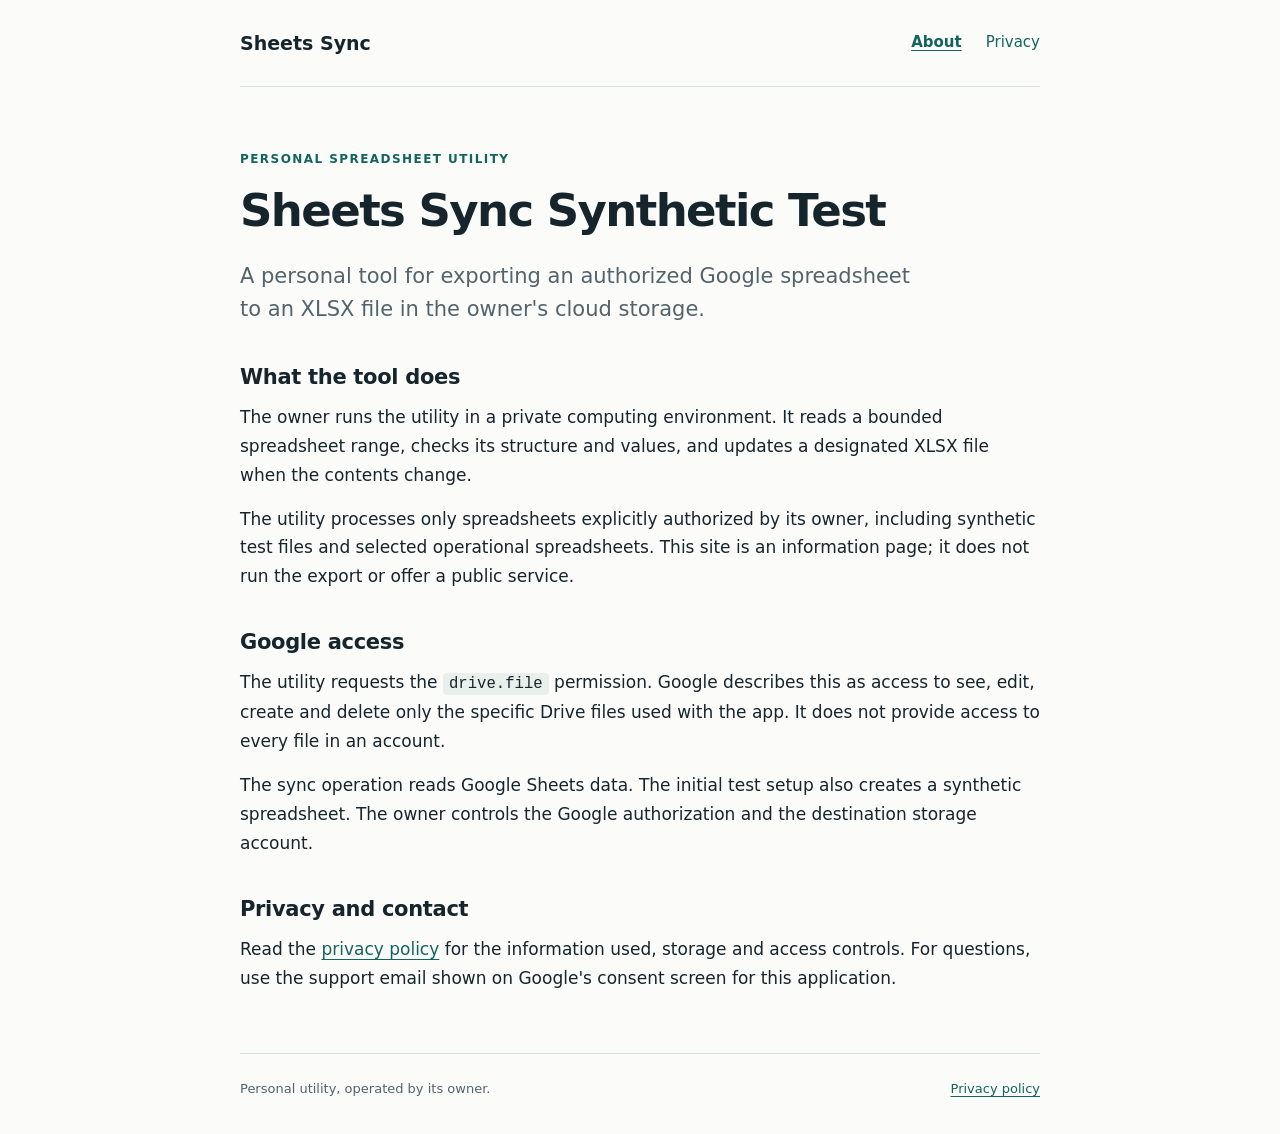
<file: index.html>
<!doctype html>
<html lang="en">
<head>
  <meta charset="utf-8">
  <meta name="viewport" content="width=device-width, initial-scale=1">
  <meta name="robots" content="noindex, nofollow">
  <meta name="description" content="Information about a personal Google Sheets export utility.">
  <title>Sheets Sync Synthetic Test</title>
  <link rel="stylesheet" href="styles.css">
</head>
<body>
  <header class="site-header"><a class="wordmark" href="index.html">Sheets Sync</a><nav aria-label="Main navigation"><a aria-current="page" href="index.html">About</a><a href="privacy.html">Privacy</a></nav></header>
  <main>
    <p class="eyebrow">Personal spreadsheet utility</p>
    <h1>Sheets Sync Synthetic Test</h1>
    <p class="lead">A personal tool for exporting an authorized Google spreadsheet to an XLSX file in the owner's cloud storage.</p>
    <section aria-labelledby="purpose"><h2 id="purpose">What the tool does</h2><p>The owner runs the utility in a private computing environment. It reads a bounded spreadsheet range, checks its structure and values, and updates a designated XLSX file when the contents change.</p><p>The utility processes only spreadsheets explicitly authorized by its owner, including synthetic test files and selected operational spreadsheets. This site is an information page; it does not run the export or offer a public service.</p></section>
    <section aria-labelledby="access"><h2 id="access">Google access</h2><p>The utility requests the <code>drive.file</code> permission. Google describes this as access to see, edit, create and delete only the specific Drive files used with the app. It does not provide access to every file in an account.</p><p>The sync operation reads Google Sheets data. The initial test setup also creates a synthetic spreadsheet. The owner controls the Google authorization and the destination storage account.</p></section>
    <section aria-labelledby="contact"><h2 id="contact">Privacy and contact</h2><p>Read the <a href="privacy.html">privacy policy</a> for the information used, storage and access controls. For questions, use the support email shown on Google's consent screen for this application.</p></section>
  </main>
  <footer><span>Personal utility, operated by its owner.</span><a href="privacy.html">Privacy policy</a></footer>
</body>
</html>
</file>
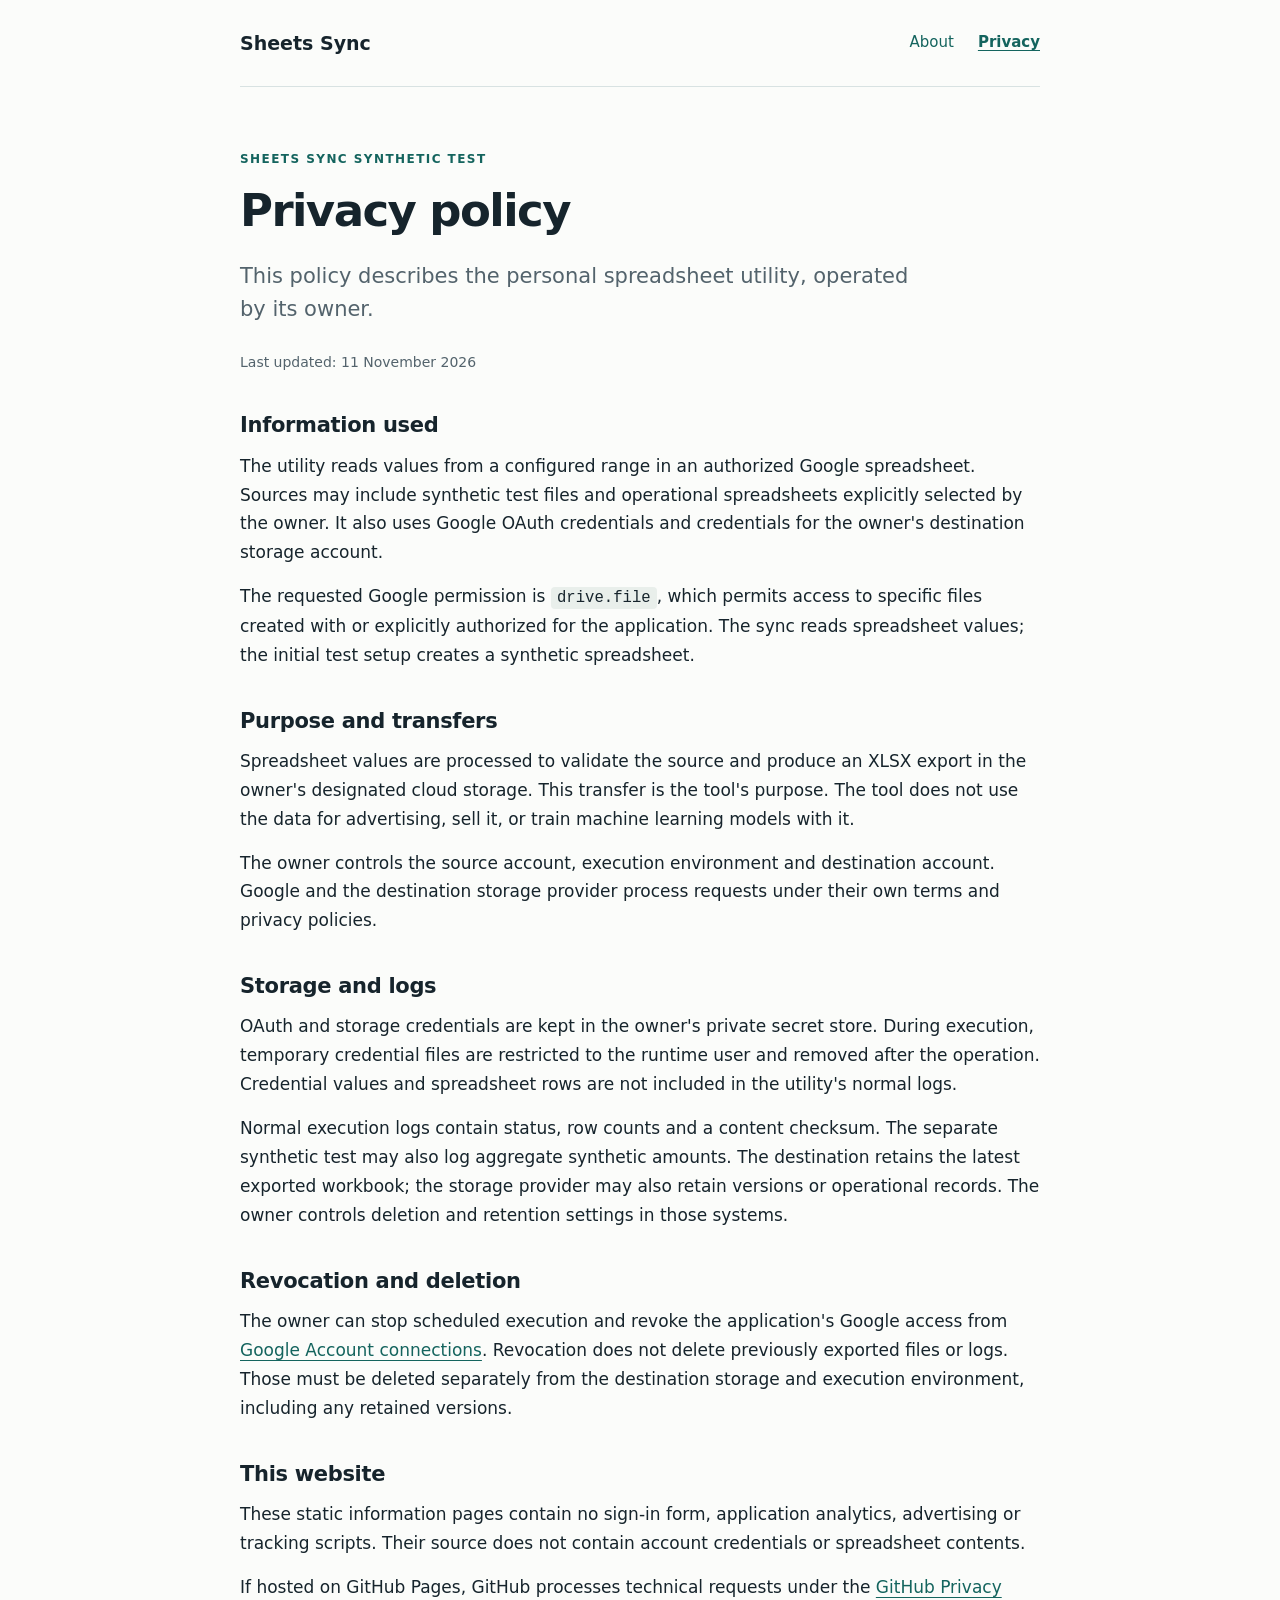
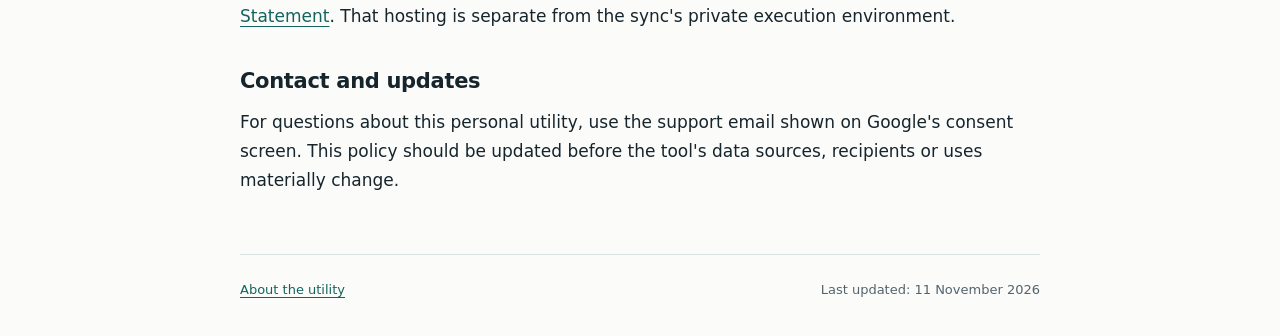
<file: privacy.html>
<!doctype html>
<html lang="en">
<head>
  <meta charset="utf-8">
  <meta name="viewport" content="width=device-width, initial-scale=1">
  <meta name="robots" content="noindex, nofollow">
  <meta name="description" content="Data practices for the Sheets Sync Synthetic Test personal utility.">
  <title>Privacy · Sheets Sync Synthetic Test</title>
  <link rel="stylesheet" href="styles.css">
</head>
<body>
  <header class="site-header"><a class="wordmark" href="index.html">Sheets Sync</a><nav aria-label="Main navigation"><a href="index.html">About</a><a aria-current="page" href="privacy.html">Privacy</a></nav></header>
  <main>
    <p class="eyebrow">Sheets Sync Synthetic Test</p>
    <h1>Privacy policy</h1>
    <p class="lead">This policy describes the personal spreadsheet utility, operated by its owner.</p>
    <p class="date">Last updated: 11 November 2026</p>
    <section aria-labelledby="information"><h2 id="information">Information used</h2><p>The utility reads values from a configured range in an authorized Google spreadsheet. Sources may include synthetic test files and operational spreadsheets explicitly selected by the owner. It also uses Google OAuth credentials and credentials for the owner's destination storage account.</p><p>The requested Google permission is <code>drive.file</code>, which permits access to specific files created with or explicitly authorized for the application. The sync reads spreadsheet values; the initial test setup creates a synthetic spreadsheet.</p></section>
    <section aria-labelledby="use"><h2 id="use">Purpose and transfers</h2><p>Spreadsheet values are processed to validate the source and produce an XLSX export in the owner's designated cloud storage. This transfer is the tool's purpose. The tool does not use the data for advertising, sell it, or train machine learning models with it.</p><p>The owner controls the source account, execution environment and destination account. Google and the destination storage provider process requests under their own terms and privacy policies.</p></section>
    <section aria-labelledby="storage"><h2 id="storage">Storage and logs</h2><p>OAuth and storage credentials are kept in the owner's private secret store. During execution, temporary credential files are restricted to the runtime user and removed after the operation. Credential values and spreadsheet rows are not included in the utility's normal logs.</p><p>Normal execution logs contain status, row counts and a content checksum. The separate synthetic test may also log aggregate synthetic amounts. The destination retains the latest exported workbook; the storage provider may also retain versions or operational records. The owner controls deletion and retention settings in those systems.</p></section>
    <section aria-labelledby="control"><h2 id="control">Revocation and deletion</h2><p>The owner can stop scheduled execution and revoke the application's Google access from <a href="https://myaccount.google.com/connections">Google Account connections</a>. Revocation does not delete previously exported files or logs. Those must be deleted separately from the destination storage and execution environment, including any retained versions.</p></section>
    <section aria-labelledby="website"><h2 id="website">This website</h2><p>These static information pages contain no sign-in form, application analytics, advertising or tracking scripts. Their source does not contain account credentials or spreadsheet contents.</p><p>If hosted on GitHub Pages, GitHub processes technical requests under the <a href="https://docs.github.com/en/site-policy/privacy-policies/github-privacy-statement">GitHub Privacy Statement</a>. That hosting is separate from the sync's private execution environment.</p></section>
    <section aria-labelledby="contact"><h2 id="contact">Contact and updates</h2><p>For questions about this personal utility, use the support email shown on Google's consent screen. This policy should be updated before the tool's data sources, recipients or uses materially change.</p></section>
  </main>
  <footer><a href="index.html">About the utility</a><span>Last updated: 11 November 2026</span></footer>
</body>
</html>
</file>
<file: styles.css>
:root{color-scheme:light;--ink:#16242c;--muted:#53636c;--line:#d8e2e2;--accent:#14645e;--paper:#fbfcfa}
*{box-sizing:border-box}body{margin:0;background:var(--paper);color:var(--ink);font:17px/1.7 system-ui,-apple-system,BlinkMacSystemFont,"Segoe UI",sans-serif}a{color:var(--accent);text-underline-offset:.22em}a:hover{text-decoration-thickness:2px}a:focus-visible{outline:3px solid #dc9a33;outline-offset:5px}.site-header,main,footer{width:min(800px,calc(100% - 48px));margin-inline:auto}.site-header{display:flex;align-items:center;justify-content:space-between;gap:24px;padding:27px 0;border-bottom:1px solid var(--line)}.wordmark{font-size:19px;font-weight:750;text-decoration:none;color:var(--ink)}nav{display:flex;gap:24px}nav a{text-decoration:none;font-size:15px}nav [aria-current=page]{font-weight:700;text-decoration:underline}main{padding:62px 0 45px}.eyebrow{margin:0 0 15px;color:var(--accent);font-weight:700;font-size:12px;letter-spacing:.12em;text-transform:uppercase}h1{font-size:clamp(32px,5vw,45px);line-height:1.15;letter-spacing:-.035em;max-width:690px;margin:0 0 24px}.lead{font-size:21px;line-height:1.55;max-width:680px;color:var(--muted);margin:0 0 25px}section{margin-top:38px}h2{font-size:21px;line-height:1.3;letter-spacing:-.015em;margin:0 0 12px}p{margin:0 0 15px}code{background:#e9efeb;border-radius:4px;padding:2px 6px;font-size:.92em}.date{font-size:14px;color:var(--muted)}footer{display:flex;justify-content:space-between;gap:20px;border-top:1px solid var(--line);padding:24px 0 35px;font-size:13px;color:var(--muted)}@media(max-width:520px){.site-header,main,footer{width:calc(100% - 36px)}main{padding-top:40px}footer{flex-direction:column;gap:7px}.lead{font-size:19px}section{margin-top:30px}}
</file>
